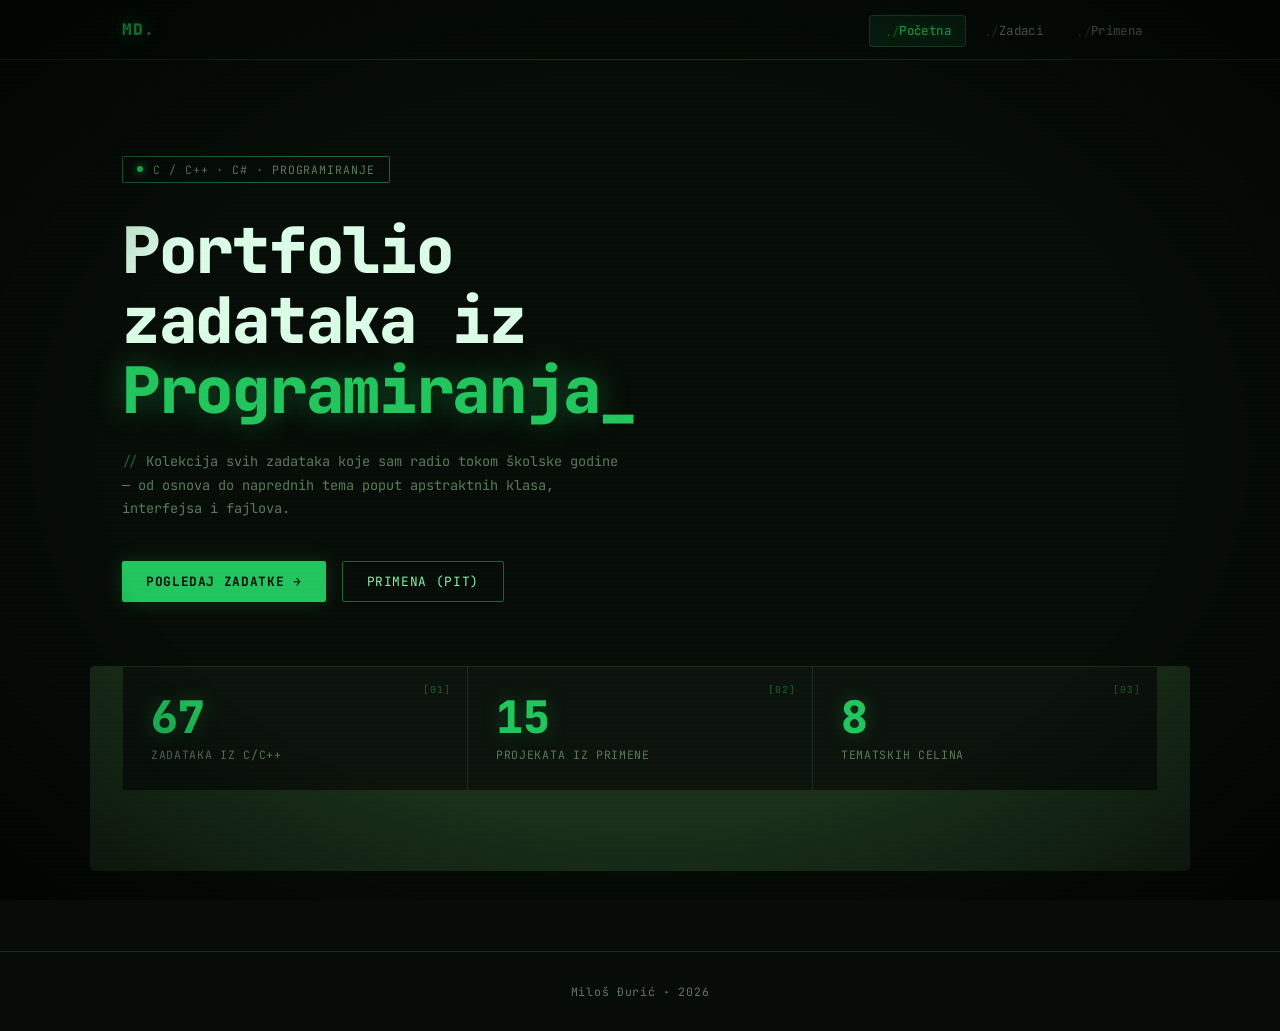
<file: index.html>
<!DOCTYPE html>
<html lang="sr">
<head>
    <meta charset="utf-8" />
    <meta name="viewport" content="width=device-width, initial-scale=1.0" />
    <title>Miloš Đurić — Programiranje</title>
    <link href="style.css" rel="stylesheet" />
</head>
<body>
    <header>
        <nav>
            <h1 class="logo">MD<span>.</span></h1>
            <ul class="navlink">
                <li><a href="index.html" class="active">Početna</a></li>
                <li><a href="zadaci.html">Zadaci</a></li>
                <li><a href="pit.html">Primena</a></li>
            </ul>
        </nav>
    </header>

    <section class="hero">
        <div class="hero-tag">C / C++ · C# · Programiranje</div>
        <h1>Portfolio<br/>zadataka iz<br/><em>Programiranja</em></h1>
        <p>Kolekcija svih zadataka koje sam radio tokom školske godine — od osnova do naprednih tema poput apstraktnih klasa, interfejsa i fajlova.</p>
        <div class="hero-actions">
            <a href="zadaci.html" class="btn-primary">Pogledaj zadatke →</a>
            <a href="pit.html" class="btn-secondary">Primena (PIT)</a>
        </div>
    </section>

    <section class="stats">
        <div class="stat-card" data-index="[01]">
            <div class="stat-num">67</div>
            <div class="stat-label">Zadataka iz C/C++</div>
        </div>
        <div class="stat-card" data-index="[02]">
            <div class="stat-num">15</div>
            <div class="stat-label">Projekata iz Primene</div>
        </div>
        <div class="stat-card" data-index="[03]">
            <div class="stat-num">8</div>
            <div class="stat-label">Tematskih celina</div>
        </div>
    </section>

    <footer>
        <p>Miloš Đurić <span>·</span> 2026</p>
    </footer>

    <script>
        document.querySelectorAll('.card').forEach((card, i) => {
            card.style.animationDelay = (i * 35) + 'ms';
        });
    </script>
</body>
</html>
</file>
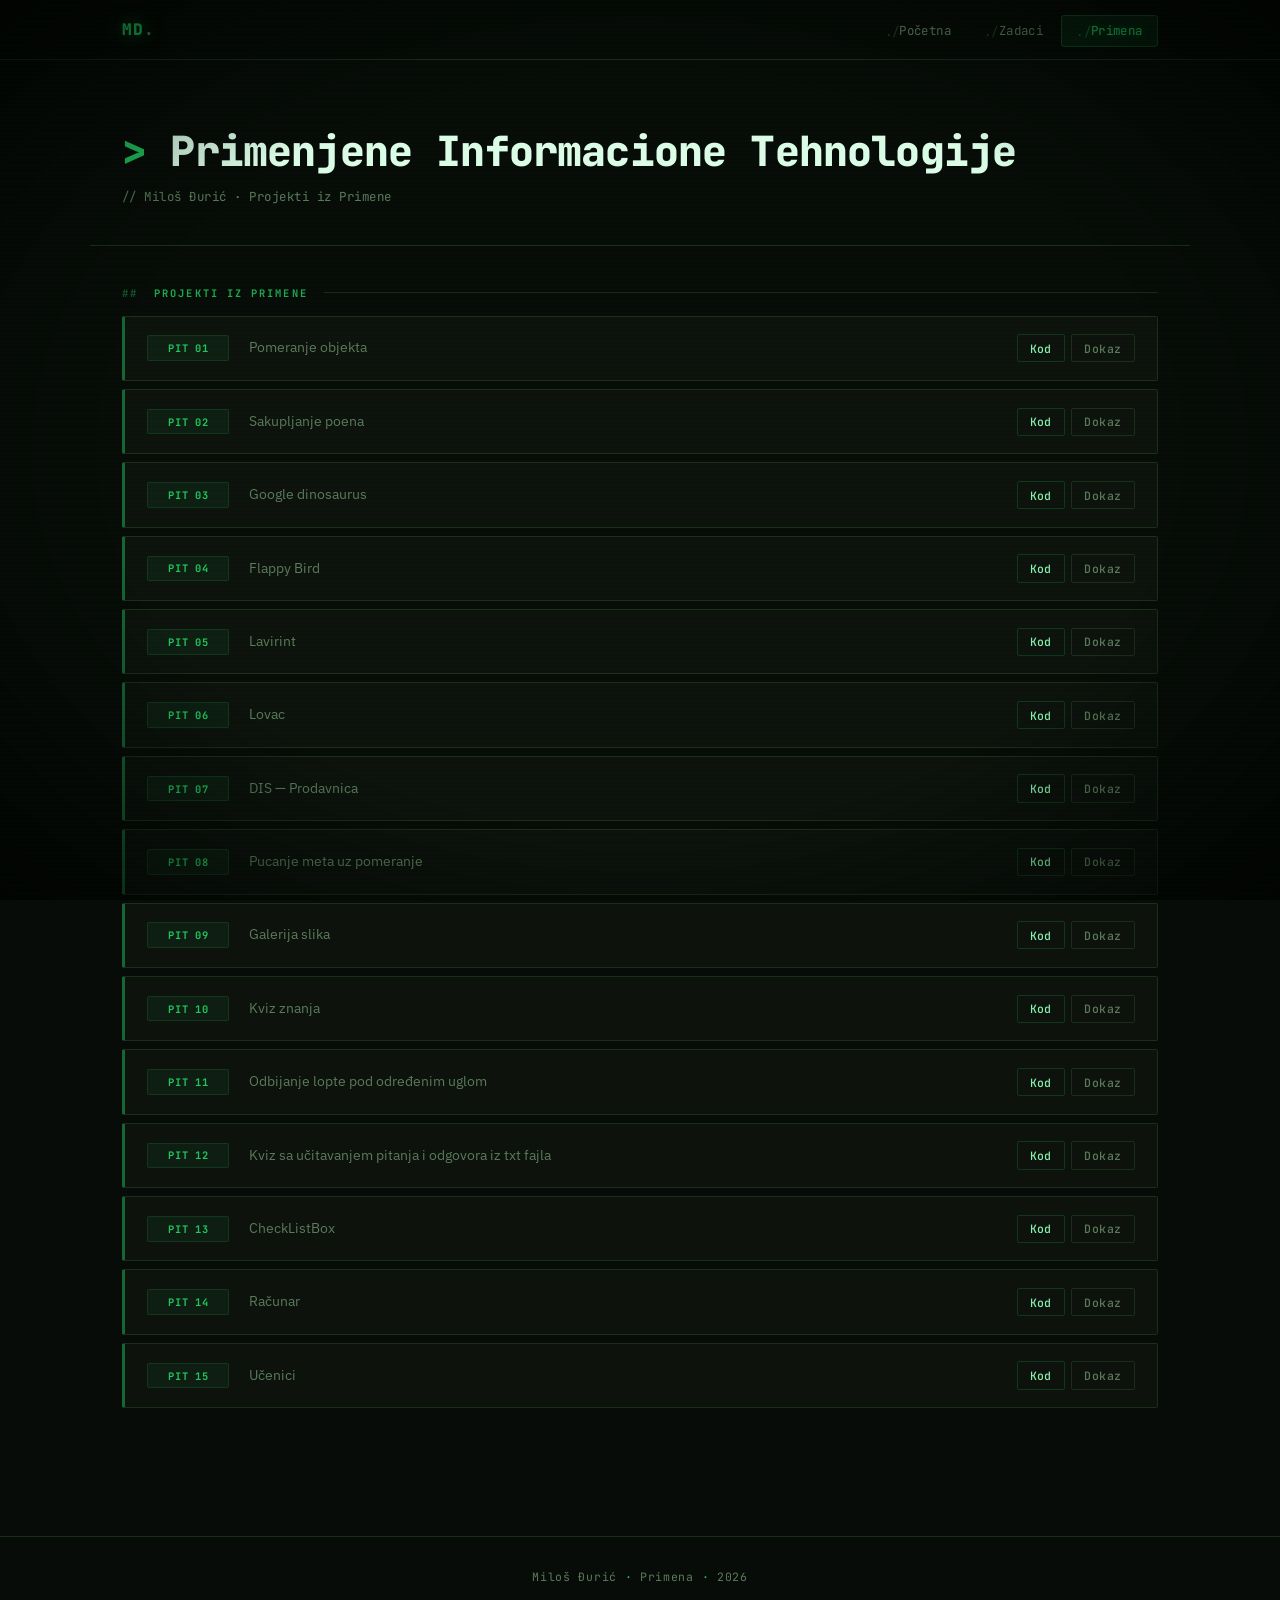
<file: pit.html>
<!DOCTYPE html>
<html lang="sr">
<head>
    <meta charset="utf-8" />
    <meta name="viewport" content="width=device-width, initial-scale=1.0" />
    <title>Primena — Miloš Đurić</title>
    <link href="style.css" rel="stylesheet" />
</head>
<body>
    <header>
        <nav>
            <h1 class="logo">MD<span>.</span></h1>
            <ul class="navlink">
                <li><a href="index.html">Početna</a></li>
                <li><a href="zadaci.html">Zadaci</a></li>
                <li><a href="pit.html" class="active">Primena</a></li>
            </ul>
        </nav>
    </header>

    <div class="page-header">
        <h1>Primenjene Informacione Tehnologije</h1>
        <p>// Miloš Đurić · Projekti iz Primene</p>
    </div>

    <div class="section">
        <div class="section-title">Projekti iz Primene</div>

        <div class="card">
            <div class="zad-label">PIT 01</div>
            <p>Pomeranje objekta</p>
            <div class="card-links">
                <a href="pit1.txt">Kod</a>
                <a href="pit1.png">Dokaz</a>
            </div>
        </div>

        <div class="card">
            <div class="zad-label">PIT 02</div>
            <p>Sakupljanje poena</p>
            <div class="card-links">
                <a href="pit2.txt">Kod</a>
                <a href="pit2.png">Dokaz</a>
            </div>
        </div>

        <div class="card">
            <div class="zad-label">PIT 03</div>
            <p>Google dinosaurus</p>
            <div class="card-links">
                <a href="pit3.txt">Kod</a>
                <a href="pit3.png">Dokaz</a>
            </div>
        </div>

        <div class="card">
            <div class="zad-label">PIT 04</div>
            <p>Flappy Bird</p>
            <div class="card-links">
                <a href="pit4.txt">Kod</a>
                <a href="pit4.png">Dokaz</a>
            </div>
        </div>

        <div class="card">
            <div class="zad-label">PIT 05</div>
            <p>Lavirint</p>
            <div class="card-links">
                <a href="pit5.txt">Kod</a>
                <a href="pit5.png">Dokaz</a>
            </div>
        </div>

        <div class="card">
            <div class="zad-label">PIT 06</div>
            <p>Lovac</p>
            <div class="card-links">
                <a href="pit6.txt">Kod</a>
                <a href="pit6.png">Dokaz</a>
            </div>
        </div>

        <div class="card">
            <div class="zad-label">PIT 07</div>
            <p>DIS — Prodavnica</p>
            <div class="card-links">
                <a href="pit7.txt">Kod</a>
                <a href="pit7.png">Dokaz</a>
            </div>
        </div>

        <div class="card">
            <div class="zad-label">PIT 08</div>
            <p>Pucanje meta uz pomeranje</p>
            <div class="card-links">
                <a href="pit8.txt">Kod</a>
                <a href="pit8.png">Dokaz</a>
            </div>
        </div>

        <div class="card">
            <div class="zad-label">PIT 09</div>
            <p>Galerija slika</p>
            <div class="card-links">
                <a href="pit9.txt">Kod</a>
                <a href="pit9.png">Dokaz</a>
            </div>
        </div>

        <div class="card">
            <div class="zad-label">PIT 10</div>
            <p>Kviz znanja</p>
            <div class="card-links">
                <a href="pit10.txt">Kod</a>
                <a href="pit10.png">Dokaz</a>
            </div>
        </div>

        <div class="card">
            <div class="zad-label">PIT 11</div>
            <p>Odbijanje lopte pod određenim uglom</p>
            <div class="card-links">
                <a href="pit11.txt">Kod</a>
                <a href="pit11.png">Dokaz</a>
            </div>
        </div>

        <div class="card">
            <div class="zad-label">PIT 12</div>
            <p>Kviz sa učitavanjem pitanja i odgovora iz txt fajla</p>
            <div class="card-links">
                <a href="pit12.txt">Kod</a>
                <a href="pit12.png">Dokaz</a>
            </div>
        </div>

        <div class="card">
            <div class="zad-label">PIT 13</div>
            <p>CheckListBox</p>
            <div class="card-links">
                <a href="pit13.txt">Kod</a>
                <a href="pit13.png">Dokaz</a>
            </div>
        </div>

        <div class="card">
            <div class="zad-label">PIT 14</div>
            <p>Računar</p>
            <div class="card-links">
                <a href="pit14.txt">Kod</a>
                <a href="pit14.png">Dokaz</a>
            </div>
        </div>

        <div class="card">
            <div class="zad-label">PIT 15</div>
            <p>Učenici</p>
            <div class="card-links">
                <a href="pit15.txt">Kod</a>
                <a href="pit15.png">Dokaz</a>
            </div>
        </div>
    </div>

    <footer>
        <p>Miloš Đurić <span>·</span> Primena <span>·</span> 2026</p>
    </footer>

    <script>
        document.querySelectorAll('.card').forEach((card, i) => {
            card.style.animationDelay = (i * 40) + 'ms';
        });
    </script>

    

</body>
</html>
</file>
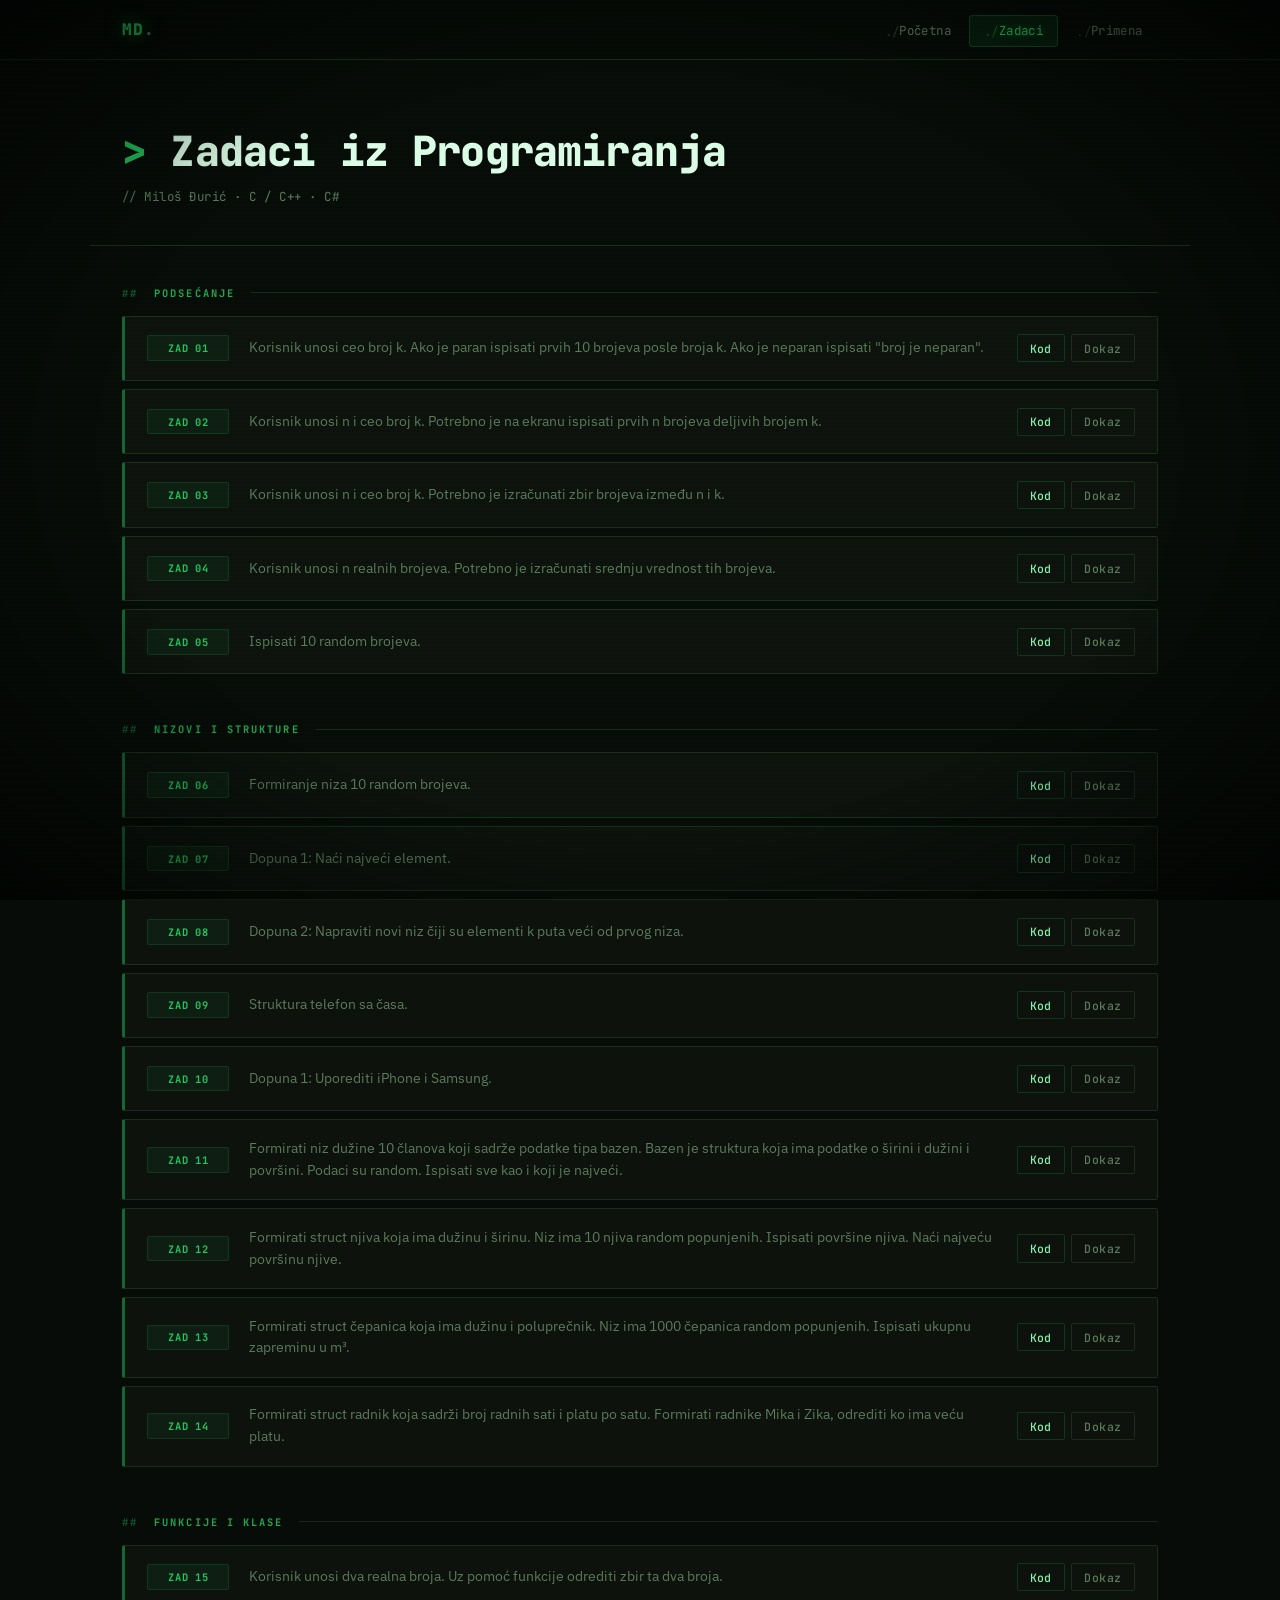
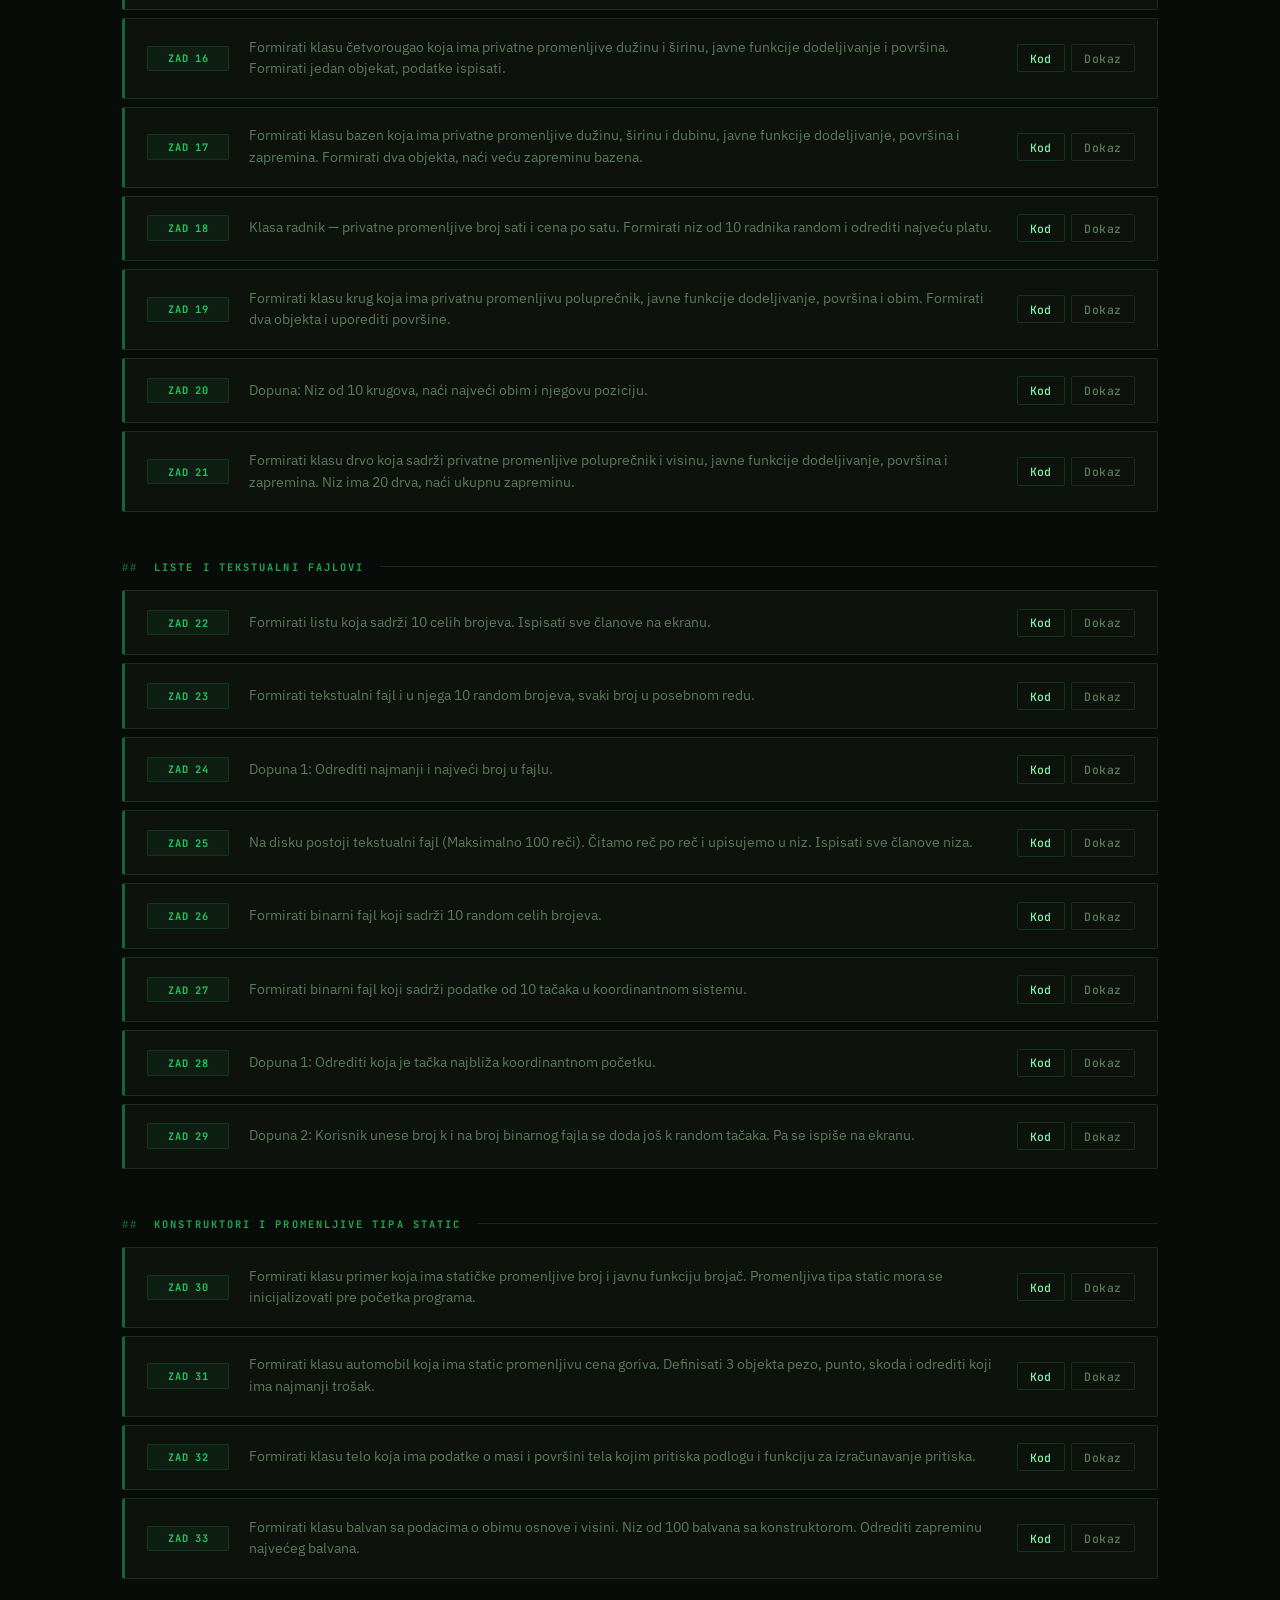
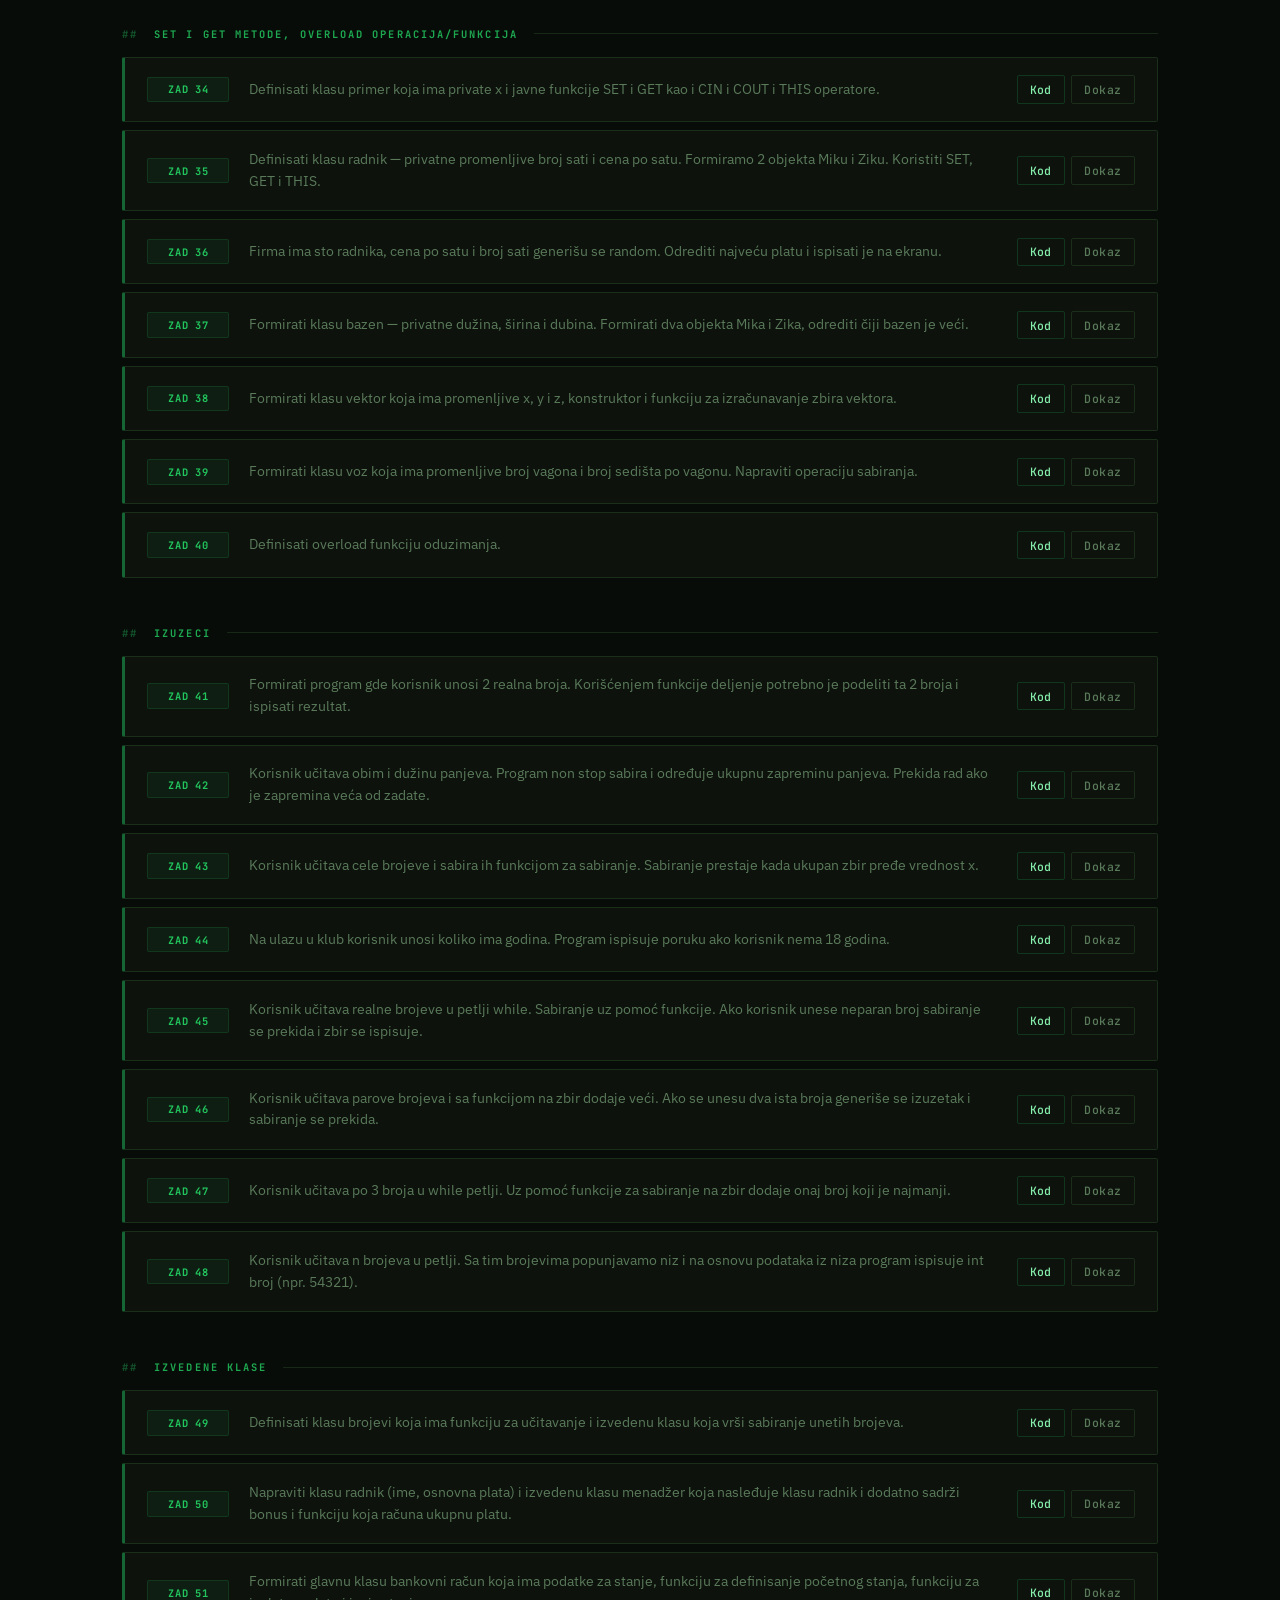
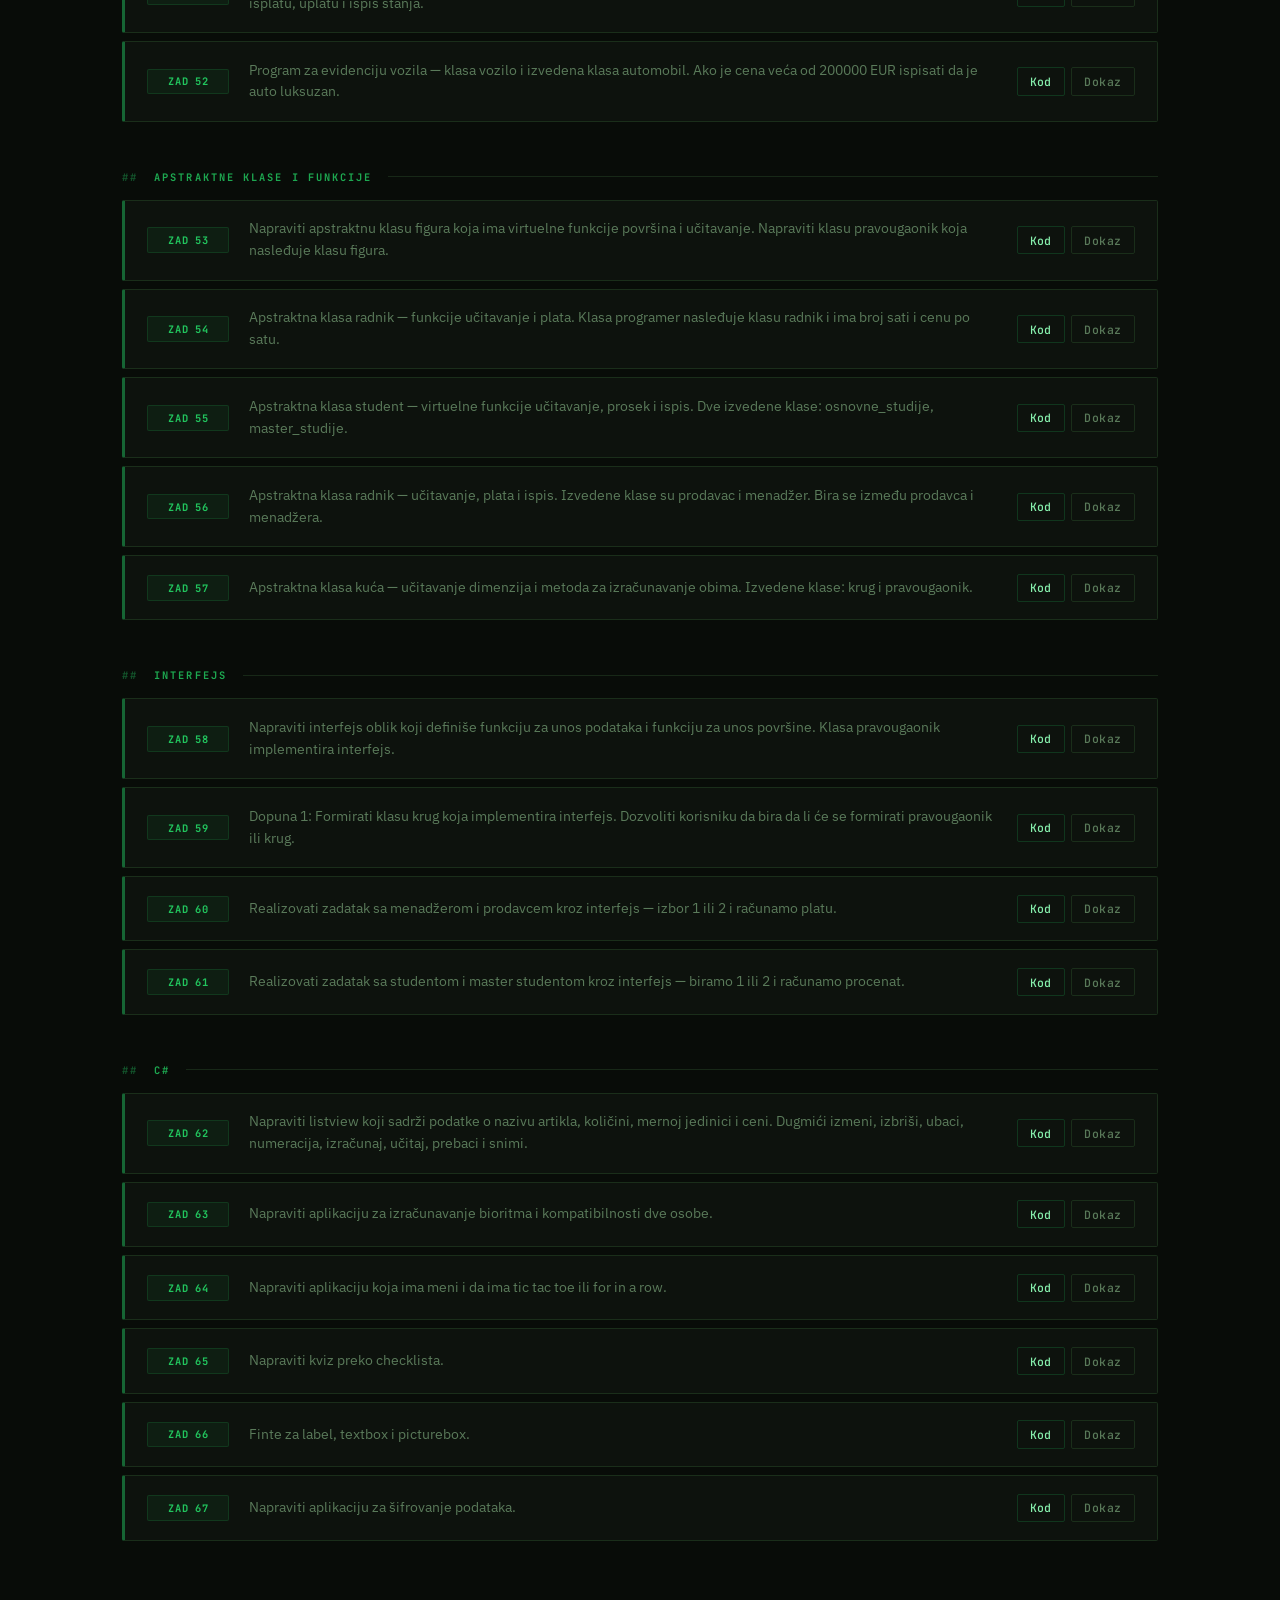
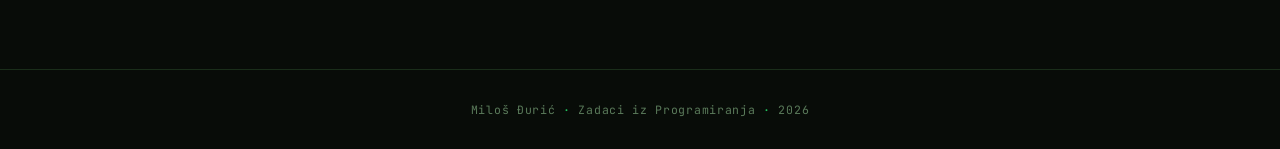
<file: zadaci.html>
<!DOCTYPE html>
<html lang="sr">
<head>
    <meta charset="utf-8" />
    <meta name="viewport" content="width=device-width, initial-scale=1.0" />
    <title>Zadaci — Miloš Đurić</title>
    <link href="style.css" rel="stylesheet" />
</head>
<body>
    <header>
        <nav>
            <h1 class="logo">MD<span>.</span></h1>
            <ul class="navlink">
                <li><a href="index.html">Početna</a></li>
                <li><a href="zadaci.html" class="active">Zadaci</a></li>
                <li><a href="pit.html">Primena</a></li>
            </ul>
        </nav>
    </header>

    <div class="page-header">
        <h1>Zadaci iz Programiranja</h1>
        <p>// Miloš Đurić · C / C++ · C#</p>
    </div>

    <!-- Podsećanje -->
    <div class="section">
        <div class="section-title">Podsećanje</div>

        <div class="card">
            <div class="zad-label">ZAD 01</div>
            <p>Korisnik unosi ceo broj k. Ako je paran ispisati prvih 10 brojeva posle broja k. Ako je neparan ispisati "broj je neparan".</p>
            <div class="card-links">
                <a href="zadatak1.txt">Kod</a>
                <a href="slika1.png">Dokaz</a>
            </div>
        </div>

        <div class="card">
            <div class="zad-label">ZAD 02</div>
            <p>Korisnik unosi n i ceo broj k. Potrebno je na ekranu ispisati prvih n brojeva deljivih brojem k.</p>
            <div class="card-links">
                <a href="zadatak2.txt">Kod</a>
                <a href="slika2.png">Dokaz</a>
            </div>
        </div>

        <div class="card">
            <div class="zad-label">ZAD 03</div>
            <p>Korisnik unosi n i ceo broj k. Potrebno je izračunati zbir brojeva između n i k.</p>
            <div class="card-links">
                <a href="zadatak3.txt">Kod</a>
                <a href="slika3.png">Dokaz</a>
            </div>
        </div>

        <div class="card">
            <div class="zad-label">ZAD 04</div>
            <p>Korisnik unosi n realnih brojeva. Potrebno je izračunati srednju vrednost tih brojeva.</p>
            <div class="card-links">
                <a href="zadatak4.txt">Kod</a>
                <a href="slika4.png">Dokaz</a>
            </div>
        </div>

        <div class="card">
            <div class="zad-label">ZAD 05</div>
            <p>Ispisati 10 random brojeva.</p>
            <div class="card-links">
                <a href="zadatak5.txt">Kod</a>
                <a href="slika5.png">Dokaz</a>
            </div>
        </div>
    </div>

    <!-- Nizovi i strukture -->
    <div class="section">
        <div class="section-title">Nizovi i Strukture</div>

        <div class="card">
            <div class="zad-label">ZAD 06</div>
            <p>Formiranje niza 10 random brojeva.</p>
            <div class="card-links">
                <a href="zadatak6.txt">Kod</a>
                <a href="slika6.png">Dokaz</a>
            </div>
        </div>

        <div class="card">
            <div class="zad-label">ZAD 07</div>
            <p>Dopuna 1: Naći najveći element.</p>
            <div class="card-links">
                <a href="zadatak7.txt">Kod</a>
                <a href="slika7.png">Dokaz</a>
            </div>
        </div>

        <div class="card">
            <div class="zad-label">ZAD 08</div>
            <p>Dopuna 2: Napraviti novi niz čiji su elementi k puta veći od prvog niza.</p>
            <div class="card-links">
                <a href="zadatak8.txt">Kod</a>
                <a href="slika8.png">Dokaz</a>
            </div>
        </div>

        <div class="card">
            <div class="zad-label">ZAD 09</div>
            <p>Struktura telefon sa časa.</p>
            <div class="card-links">
                <a href="zadatak9.txt">Kod</a>
                <a href="slika9.png">Dokaz</a>
            </div>
        </div>

        <div class="card">
            <div class="zad-label">ZAD 10</div>
            <p>Dopuna 1: Uporediti iPhone i Samsung.</p>
            <div class="card-links">
                <a href="zadatak10.txt">Kod</a>
                <a href="slika10.png">Dokaz</a>
            </div>
        </div>

        <div class="card">
            <div class="zad-label">ZAD 11</div>
            <p>Formirati niz dužine 10 članova koji sadrže podatke tipa bazen. Bazen je struktura koja ima podatke o širini i dužini i površini. Podaci su random. Ispisati sve kao i koji je najveći.</p>
            <div class="card-links">
                <a href="zadatak11.txt">Kod</a>
                <a href="slika11.png">Dokaz</a>
            </div>
        </div>

        <div class="card">
            <div class="zad-label">ZAD 12</div>
            <p>Formirati struct njiva koja ima dužinu i širinu. Niz ima 10 njiva random popunjenih. Ispisati površine njiva. Naći najveću površinu njive.</p>
            <div class="card-links">
                <a href="zadatak12.txt">Kod</a>
                <a href="slika12.png">Dokaz</a>
            </div>
        </div>

        <div class="card">
            <div class="zad-label">ZAD 13</div>
            <p>Formirati struct čepanica koja ima dužinu i poluprečnik. Niz ima 1000 čepanica random popunjenih. Ispisati ukupnu zapreminu u m³.</p>
            <div class="card-links">
                <a href="zadatak13.txt">Kod</a>
                <a href="slika13.png">Dokaz</a>
            </div>
        </div>

        <div class="card">
            <div class="zad-label">ZAD 14</div>
            <p>Formirati struct radnik koja sadrži broj radnih sati i platu po satu. Formirati radnike Mika i Zika, odrediti ko ima veću platu.</p>
            <div class="card-links">
                <a href="zadatak14.txt">Kod</a>
                <a href="slika14.png">Dokaz</a>
            </div>
        </div>
    </div>

    <!-- Funkcije i klase -->
    <div class="section">
        <div class="section-title">Funkcije i Klase</div>

        <div class="card">
            <div class="zad-label">ZAD 15</div>
            <p>Korisnik unosi dva realna broja. Uz pomoć funkcije odrediti zbir ta dva broja.</p>
            <div class="card-links">
                <a href="zadatak15.txt">Kod</a>
                <a href="slika15.png">Dokaz</a>
            </div>
        </div>

        <div class="card">
            <div class="zad-label">ZAD 16</div>
            <p>Formirati klasu četvorougao koja ima privatne promenljive dužinu i širinu, javne funkcije dodeljivanje i površina. Formirati jedan objekat, podatke ispisati.</p>
            <div class="card-links">
                <a href="zadatak16.txt">Kod</a>
                <a href="slika16.png">Dokaz</a>
            </div>
        </div>

        <div class="card">
            <div class="zad-label">ZAD 17</div>
            <p>Formirati klasu bazen koja ima privatne promenljive dužinu, širinu i dubinu, javne funkcije dodeljivanje, površina i zapremina. Formirati dva objekta, naći veću zapreminu bazena.</p>
            <div class="card-links">
                <a href="zadatak17.txt">Kod</a>
                <a href="slika17.png">Dokaz</a>
            </div>
        </div>

        <div class="card">
            <div class="zad-label">ZAD 18</div>
            <p>Klasa radnik — privatne promenljive broj sati i cena po satu. Formirati niz od 10 radnika random i odrediti najveću platu.</p>
            <div class="card-links">
                <a href="zadatak18.txt">Kod</a>
                <a href="slika18.png">Dokaz</a>
            </div>
        </div>

        <div class="card">
            <div class="zad-label">ZAD 19</div>
            <p>Formirati klasu krug koja ima privatnu promenljivu poluprečnik, javne funkcije dodeljivanje, površina i obim. Formirati dva objekta i uporediti površine.</p>
            <div class="card-links">
                <a href="zadatak19.txt">Kod</a>
                <a href="slika19.png">Dokaz</a>
            </div>
        </div>

        <div class="card">
            <div class="zad-label">ZAD 20</div>
            <p>Dopuna: Niz od 10 krugova, naći najveći obim i njegovu poziciju.</p>
            <div class="card-links">
                <a href="zadatak20.txt">Kod</a>
                <a href="slika20.png">Dokaz</a>
            </div>
        </div>

        <div class="card">
            <div class="zad-label">ZAD 21</div>
            <p>Formirati klasu drvo koja sadrži privatne promenljive poluprečnik i visinu, javne funkcije dodeljivanje, površina i zapremina. Niz ima 20 drva, naći ukupnu zapreminu.</p>
            <div class="card-links">
                <a href="zadatak21.txt">Kod</a>
                <a href="slika21.png">Dokaz</a>
            </div>
        </div>
    </div>

    <!-- Liste i tekstualni fajlovi -->
    <div class="section">
        <div class="section-title">Liste i Tekstualni Fajlovi</div>

        <div class="card">
            <div class="zad-label">ZAD 22</div>
            <p>Formirati listu koja sadrži 10 celih brojeva. Ispisati sve članove na ekranu.</p>
            <div class="card-links">
                <a href="zadatak22.txt">Kod</a>
                <a href="slika22.png">Dokaz</a>
            </div>
        </div>

        <div class="card">
            <div class="zad-label">ZAD 23</div>
            <p>Formirati tekstualni fajl i u njega 10 random brojeva, svaki broj u posebnom redu.</p>
            <div class="card-links">
                <a href="zadatak23.txt">Kod</a>
                <a href="slika23.png">Dokaz</a>
            </div>
        </div>

        <div class="card">
            <div class="zad-label">ZAD 24</div>
            <p>Dopuna 1: Odrediti najmanji i najveći broj u fajlu.</p>
            <div class="card-links">
                <a href="zadatak24.txt">Kod</a>
                <a href="slika24.png">Dokaz</a>
            </div>
        </div>

        <div class="card">
            <div class="zad-label">ZAD 25</div>
            <p>Na disku postoji tekstualni fajl (Maksimalno 100 reči). Čitamo reč po reč i upisujemo u niz. Ispisati sve članove niza.</p>
            <div class="card-links">
                <a href="zadatak25.txt">Kod</a>
                <a href="slika25.png">Dokaz</a>
            </div>
        </div>

        <div class="card">
            <div class="zad-label">ZAD 26</div>
            <p>Formirati binarni fajl koji sadrži 10 random celih brojeva.</p>
            <div class="card-links">
                <a href="zadatak26.txt">Kod</a>
                <a href="slika26.png">Dokaz</a>
            </div>
        </div>

        <div class="card">
            <div class="zad-label">ZAD 27</div>
            <p>Formirati binarni fajl koji sadrži podatke od 10 tačaka u koordinantnom sistemu.</p>
            <div class="card-links">
                <a href="zadatak27.txt">Kod</a>
                <a href="slika27.png">Dokaz</a>
            </div>
        </div>

        <div class="card">
            <div class="zad-label">ZAD 28</div>
            <p>Dopuna 1: Odrediti koja je tačka najbliža koordinantnom početku.</p>
            <div class="card-links">
                <a href="zadatak28.txt">Kod</a>
                <a href="slika28.png">Dokaz</a>
            </div>
        </div>

        <div class="card">
            <div class="zad-label">ZAD 29</div>
            <p>Dopuna 2: Korisnik unese broj k i na broj binarnog fajla se doda još k random tačaka. Pa se ispiše na ekranu.</p>
            <div class="card-links">
                <a href="zadatak29.txt">Kod</a>
                <a href="slika29.png">Dokaz</a>
            </div>
        </div>
    </div>

    <!-- Konstruktori i static -->
    <div class="section">
        <div class="section-title">Konstruktori i Promenljive tipa Static</div>

        <div class="card">
            <div class="zad-label">ZAD 30</div>
            <p>Formirati klasu primer koja ima statičke promenljive broj i javnu funkciju brojač. Promenljiva tipa static mora se inicijalizovati pre početka programa.</p>
            <div class="card-links">
                <a href="zadatak30.txt">Kod</a>
                <a href="slika30.png">Dokaz</a>
            </div>
        </div>

        <div class="card">
            <div class="zad-label">ZAD 31</div>
            <p>Formirati klasu automobil koja ima static promenljivu cena goriva. Definisati 3 objekta pezo, punto, skoda i odrediti koji ima najmanji trošak.</p>
            <div class="card-links">
                <a href="zadatak31.txt">Kod</a>
                <a href="slika31.png">Dokaz</a>
            </div>
        </div>

        <div class="card">
            <div class="zad-label">ZAD 32</div>
            <p>Formirati klasu telo koja ima podatke o masi i površini tela kojim pritiska podlogu i funkciju za izračunavanje pritiska.</p>
            <div class="card-links">
                <a href="zadatak32.txt">Kod</a>
                <a href="slika32.png">Dokaz</a>
            </div>
        </div>

        <div class="card">
            <div class="zad-label">ZAD 33</div>
            <p>Formirati klasu balvan sa podacima o obimu osnove i visini. Niz od 100 balvana sa konstruktorom. Odrediti zapreminu najvećeg balvana.</p>
            <div class="card-links">
                <a href="zadatak33.txt">Kod</a>
                <a href="slika33.png">Dokaz</a>
            </div>
        </div>
    </div>

    <!-- Set, Get, Overload -->
    <div class="section">
        <div class="section-title">Set i Get metode, Overload Operacija/Funkcija</div>

        <div class="card">
            <div class="zad-label">ZAD 34</div>
            <p>Definisati klasu primer koja ima private x i javne funkcije SET i GET kao i CIN i COUT i THIS operatore.</p>
            <div class="card-links">
                <a href="zadatak34.txt">Kod</a>
                <a href="slika34.png">Dokaz</a>
            </div>
        </div>

        <div class="card">
            <div class="zad-label">ZAD 35</div>
            <p>Definisati klasu radnik — privatne promenljive broj sati i cena po satu. Formiramo 2 objekta Miku i Ziku. Koristiti SET, GET i THIS.</p>
            <div class="card-links">
                <a href="zadatak35.txt">Kod</a>
                <a href="slika35.png">Dokaz</a>
            </div>
        </div>

        <div class="card">
            <div class="zad-label">ZAD 36</div>
            <p>Firma ima sto radnika, cena po satu i broj sati generišu se random. Odrediti najveću platu i ispisati je na ekranu.</p>
            <div class="card-links">
                <a href="zadatak36.txt">Kod</a>
                <a href="slika36.png">Dokaz</a>
            </div>
        </div>

        <div class="card">
            <div class="zad-label">ZAD 37</div>
            <p>Formirati klasu bazen — privatne dužina, širina i dubina. Formirati dva objekta Mika i Zika, odrediti čiji bazen je veći.</p>
            <div class="card-links">
                <a href="zadatak37.txt">Kod</a>
                <a href="slika37.png">Dokaz</a>
            </div>
        </div>

        <div class="card">
            <div class="zad-label">ZAD 38</div>
            <p>Formirati klasu vektor koja ima promenljive x, y i z, konstruktor i funkciju za izračunavanje zbira vektora.</p>
            <div class="card-links">
                <a href="zadatak38.txt">Kod</a>
                <a href="slika38.png">Dokaz</a>
            </div>
        </div>

        <div class="card">
            <div class="zad-label">ZAD 39</div>
            <p>Formirati klasu voz koja ima promenljive broj vagona i broj sedišta po vagonu. Napraviti operaciju sabiranja.</p>
            <div class="card-links">
                <a href="zadatak39.txt">Kod</a>
                <a href="slika39.png">Dokaz</a>
            </div>
        </div>

        <div class="card">
            <div class="zad-label">ZAD 40</div>
            <p>Definisati overload funkciju oduzimanja.</p>
            <div class="card-links">
                <a href="zadatak40.txt">Kod</a>
                <a href="slika40.png">Dokaz</a>
            </div>
        </div>
    </div>

    <!-- Izuzeci -->
    <div class="section">
        <div class="section-title">Izuzeci</div>

        <div class="card">
            <div class="zad-label">ZAD 41</div>
            <p>Formirati program gde korisnik unosi 2 realna broja. Korišćenjem funkcije deljenje potrebno je podeliti ta 2 broja i ispisati rezultat.</p>
            <div class="card-links">
                <a href="zadatak41.txt">Kod</a>
                <a href="slika41.png">Dokaz</a>
            </div>
        </div>

        <div class="card">
            <div class="zad-label">ZAD 42</div>
            <p>Korisnik učitava obim i dužinu panjeva. Program non stop sabira i određuje ukupnu zapreminu panjeva. Prekida rad ako je zapremina veća od zadate.</p>
            <div class="card-links">
                <a href="zadatak42.txt">Kod</a>
                <a href="slika42.png">Dokaz</a>
            </div>
        </div>

        <div class="card">
            <div class="zad-label">ZAD 43</div>
            <p>Korisnik učitava cele brojeve i sabira ih funkcijom za sabiranje. Sabiranje prestaje kada ukupan zbir pređe vrednost x.</p>
            <div class="card-links">
                <a href="zadatak43.txt">Kod</a>
                <a href="slika43.png">Dokaz</a>
            </div>
        </div>

        <div class="card">
            <div class="zad-label">ZAD 44</div>
            <p>Na ulazu u klub korisnik unosi koliko ima godina. Program ispisuje poruku ako korisnik nema 18 godina.</p>
            <div class="card-links">
                <a href="zadatak44.txt">Kod</a>
                <a href="slika44.png">Dokaz</a>
            </div>
        </div>

        <div class="card">
            <div class="zad-label">ZAD 45</div>
            <p>Korisnik učitava realne brojeve u petlji while. Sabiranje uz pomoć funkcije. Ako korisnik unese neparan broj sabiranje se prekida i zbir se ispisuje.</p>
            <div class="card-links">
                <a href="zadatak45.txt">Kod</a>
                <a href="slika45.png">Dokaz</a>
            </div>
        </div>

        <div class="card">
            <div class="zad-label">ZAD 46</div>
            <p>Korisnik učitava parove brojeva i sa funkcijom na zbir dodaje veći. Ako se unesu dva ista broja generiše se izuzetak i sabiranje se prekida.</p>
            <div class="card-links">
                <a href="zadatak46.txt">Kod</a>
                <a href="slika46.png">Dokaz</a>
            </div>
        </div>

        <div class="card">
            <div class="zad-label">ZAD 47</div>
            <p>Korisnik učitava po 3 broja u while petlji. Uz pomoć funkcije za sabiranje na zbir dodaje onaj broj koji je najmanji.</p>
            <div class="card-links">
                <a href="zadatak47.txt">Kod</a>
                <a href="slika47.png">Dokaz</a>
            </div>
        </div>

        <div class="card">
            <div class="zad-label">ZAD 48</div>
            <p>Korisnik učitava n brojeva u petlji. Sa tim brojevima popunjavamo niz i na osnovu podataka iz niza program ispisuje int broj (npr. 54321).</p>
            <div class="card-links">
                <a href="zadatak48.txt">Kod</a>
                <a href="slika48.png">Dokaz</a>
            </div>
        </div>
    </div>

    <!-- Izvedene klase -->
    <div class="section">
        <div class="section-title">Izvedene Klase</div>

        <div class="card">
            <div class="zad-label">ZAD 49</div>
            <p>Definisati klasu brojevi koja ima funkciju za učitavanje i izvedenu klasu koja vrši sabiranje unetih brojeva.</p>
            <div class="card-links">
                <a href="zadatak49.txt">Kod</a>
                <a href="slika49.png">Dokaz</a>
            </div>
        </div>

        <div class="card">
            <div class="zad-label">ZAD 50</div>
            <p>Napraviti klasu radnik (ime, osnovna plata) i izvedenu klasu menadžer koja nasleđuje klasu radnik i dodatno sadrži bonus i funkciju koja računa ukupnu platu.</p>
            <div class="card-links">
                <a href="zadatak50.txt">Kod</a>
                <a href="slika50.png">Dokaz</a>
            </div>
        </div>

        <div class="card">
            <div class="zad-label">ZAD 51</div>
            <p>Formirati glavnu klasu bankovni račun koja ima podatke za stanje, funkciju za definisanje početnog stanja, funkciju za isplatu, uplatu i ispis stanja.</p>
            <div class="card-links">
                <a href="zadatak51.txt">Kod</a>
                <a href="slika51.png">Dokaz</a>
            </div>
        </div>

        <div class="card">
            <div class="zad-label">ZAD 52</div>
            <p>Program za evidenciju vozila — klasa vozilo i izvedena klasa automobil. Ako je cena veća od 200000 EUR ispisati da je auto luksuzan.</p>
            <div class="card-links">
                <a href="zadatak52.txt">Kod</a>
                <a href="slika52.png">Dokaz</a>
            </div>
        </div>
    </div>

    <!-- Apstraktne klase -->
    <div class="section">
        <div class="section-title">Apstraktne Klase i Funkcije</div>

        <div class="card">
            <div class="zad-label">ZAD 53</div>
            <p>Napraviti apstraktnu klasu figura koja ima virtuelne funkcije površina i učitavanje. Napraviti klasu pravougaonik koja nasleđuje klasu figura.</p>
            <div class="card-links">
                <a href="zadatak53.txt">Kod</a>
                <a href="slika53.png">Dokaz</a>
            </div>
        </div>

        <div class="card">
            <div class="zad-label">ZAD 54</div>
            <p>Apstraktna klasa radnik — funkcije učitavanje i plata. Klasa programer nasleđuje klasu radnik i ima broj sati i cenu po satu.</p>
            <div class="card-links">
                <a href="zadatak54.txt">Kod</a>
                <a href="slika54.png">Dokaz</a>
            </div>
        </div>

        <div class="card">
            <div class="zad-label">ZAD 55</div>
            <p>Apstraktna klasa student — virtuelne funkcije učitavanje, prosek i ispis. Dve izvedene klase: osnovne_studije, master_studije.</p>
            <div class="card-links">
                <a href="zadatak55.txt">Kod</a>
                <a href="slika55.png">Dokaz</a>
            </div>
        </div>

        <div class="card">
            <div class="zad-label">ZAD 56</div>
            <p>Apstraktna klasa radnik — učitavanje, plata i ispis. Izvedene klase su prodavac i menadžer. Bira se između prodavca i menadžera.</p>
            <div class="card-links">
                <a href="zadatak56.txt">Kod</a>
                <a href="slika56.png">Dokaz</a>
            </div>
        </div>

        <div class="card">
            <div class="zad-label">ZAD 57</div>
            <p>Apstraktna klasa kuća — učitavanje dimenzija i metoda za izračunavanje obima. Izvedene klase: krug i pravougaonik.</p>
            <div class="card-links">
                <a href="zadatak57.txt">Kod</a>
                <a href="slika57.png">Dokaz</a>
            </div>
        </div>
    </div>

    <!-- Interfejs -->
    <div class="section">
        <div class="section-title">Interfejs</div>

        <div class="card">
            <div class="zad-label">ZAD 58</div>
            <p>Napraviti interfejs oblik koji definiše funkciju za unos podataka i funkciju za unos površine. Klasa pravougaonik implementira interfejs.</p>
            <div class="card-links">
                <a href="zadatak58.txt">Kod</a>
                <a href="slika58.png">Dokaz</a>
            </div>
        </div>

        <div class="card">
            <div class="zad-label">ZAD 59</div>
            <p>Dopuna 1: Formirati klasu krug koja implementira interfejs. Dozvoliti korisniku da bira da li će se formirati pravougaonik ili krug.</p>
            <div class="card-links">
                <a href="zadatak59.txt">Kod</a>
                <a href="slika59.png">Dokaz</a>
            </div>
        </div>

        <div class="card">
            <div class="zad-label">ZAD 60</div>
            <p>Realizovati zadatak sa menadžerom i prodavcem kroz interfejs — izbor 1 ili 2 i računamo platu.</p>
            <div class="card-links">
                <a href="zadatak60.txt">Kod</a>
                <a href="slika60.png">Dokaz</a>
            </div>
        </div>

        <div class="card">
            <div class="zad-label">ZAD 61</div>
            <p>Realizovati zadatak sa studentom i master studentom kroz interfejs — biramo 1 ili 2 i računamo procenat.</p>
            <div class="card-links">
                <a href="zadatak61.txt">Kod</a>
                <a href="slika61.png">Dokaz</a>
            </div>
        </div>
    </div>

    <!-- C# -->
    <div class="section">
        <div class="section-title">C#</div>

        <div class="card">
            <div class="zad-label">ZAD 62</div>
            <p>Napraviti listview koji sadrži podatke o nazivu artikla, količini, mernoj jedinici i ceni. Dugmići izmeni, izbriši, ubaci, numeracija, izračunaj, učitaj, prebaci i snimi.</p>
            <div class="card-links">
                <a href="zadatak62.txt">Kod</a>
                <a href="slika62.png">Dokaz</a>
            </div>
        </div>

        <div class="card">
            <div class="zad-label">ZAD 63</div>
            <p>Napraviti aplikaciju za izračunavanje bioritma i kompatibilnosti dve osobe.</p>
            <div class="card-links">
                <a href="zadatak63.txt">Kod</a>
                <a href="slika63.png">Dokaz</a>
            </div>
        </div>

        <div class="card">
            <div class="zad-label">ZAD 64</div>
            <p>Napraviti aplikaciju koja ima meni i da ima tic tac toe ili for in a row.</p>
            <div class="card-links">
                <a href="zadatak64.txt">Kod</a>
                <a href="slika64.png">Dokaz</a>
            </div>
        </div>

        <div class="card">
            <div class="zad-label">ZAD 65</div>
            <p>Napraviti kviz preko checklista.</p>
            <div class="card-links">
                <a href="zadatak65.txt">Kod</a>
                <a href="slika65.png">Dokaz</a>
            </div>
        </div>

        <div class="card">
            <div class="zad-label">ZAD 66</div>
            <p>Finte za label, textbox i picturebox.</p>
            <div class="card-links">
                <a href="zadatak66.txt">Kod</a>
                <a href="slika66.png">Dokaz</a>
            </div>
        </div>

        <div class="card">
            <div class="zad-label">ZAD 67</div>
            <p>Napraviti aplikaciju za šifrovanje podataka.</p>
            <div class="card-links">
                <a href="zadatak67.txt">Kod</a>
                <a href="slika67.png">Dokaz</a>
            </div>
        </div>
    </div>

    <footer>
        <p>Miloš Đurić <span>·</span> Zadaci iz Programiranja <span>·</span> 2026</p>
    </footer>



</body>
</html>
</file>
<file: style.css>
@import url('https://fonts.googleapis.com/css2?family=JetBrains+Mono:wght@300;400;500;700;800&family=IBM+Plex+Sans:wght@300;400;500;600&display=swap');

:root {
    --bg:      #080c08;
    --bg2:     #0d120d;
    --bg3:     #111811;
    --bg4:     #162016;
    --green:   #22c55e;
    --green2:  #4ade80;
    --green3:  #86efac;
    --dim:     #166534;
    --text:    #dcfce7;
    --muted:   #5a7a5a;
    --border:  #1a2e1a;
    --header-h: 60px;
    --scan: rgba(0,255,70,0.012);
}

*, *::before, *::after {
    margin: 0; padding: 0; box-sizing: border-box;
}

html { scroll-behavior: smooth; }

body {
    font-family: 'IBM Plex Sans', sans-serif;
    background: var(--bg);
    color: var(--text);
    min-height: 100vh;
    overflow-x: hidden;
    cursor: crosshair;
}

/* Scanline overlay */
body::before {
    content: '';
    position: fixed;
    inset: 0;
    background: repeating-linear-gradient(
        0deg,
        transparent,
        transparent 2px,
        var(--scan) 2px,
        var(--scan) 4px
    );
    pointer-events: none;
    z-index: 9999;
    animation: scanroll 12s linear infinite;
}

@keyframes scanroll {
    0%   { background-position: 0 0; }
    100% { background-position: 0 400px; }
}

/* Subtle vignette */
body::after {
    content: '';
    position: fixed;
    inset: 0;
    background: radial-gradient(ellipse at center, transparent 60%, rgba(0,0,0,0.7) 100%);
    pointer-events: none;
    z-index: 9998;
}

/* ── HEADER ─────────────────────────────────── */
header {
    position: sticky;
    top: 0;
    z-index: 200;
    height: var(--header-h);
    background: rgba(8,12,8,0.92);
    backdrop-filter: blur(12px);
    border-bottom: 1px solid var(--border);
}

nav {
    max-width: 1100px;
    margin: 0 auto;
    padding: 0 2rem;
    height: 100%;
    display: flex;
    align-items: center;
    justify-content: space-between;
}

.logo {
    font-family: 'JetBrains Mono', monospace;
    font-size: 1rem;
    font-weight: 800;
    color: var(--green);
    letter-spacing: 0.05em;
    text-shadow: 0 0 18px rgba(34,197,94,0.6);
}

.logo span { color: var(--muted); }

.navlink {
    list-style: none;
    display: flex;
    gap: 0.15rem;
}

.navlink li a {
    text-decoration: none;
    color: var(--muted);
    font-family: 'JetBrains Mono', monospace;
    font-size: 0.78rem;
    font-weight: 400;
    padding: 0.4rem 0.9rem;
    border-radius: 3px;
    transition: all 0.15s;
    letter-spacing: 0.03em;
    border: 1px solid transparent;
}

.navlink li a::before { content: './'; opacity: 0.4; }

.navlink li a:hover {
    color: var(--green2);
    background: rgba(34,197,94,0.06);
    border-color: var(--border);
}

.navlink li a.active {
    color: var(--green);
    background: rgba(34,197,94,0.1);
    border-color: rgba(34,197,94,0.25);
    text-shadow: 0 0 10px rgba(34,197,94,0.4);
}

/* ── HERO ────────────────────────────────────── */
.hero {
    position: relative;
    z-index: 1;
    max-width: 1100px;
    margin: 0 auto;
    padding: 6rem 2rem 4rem;
}

.hero-tag {
    display: inline-flex;
    align-items: center;
    gap: 0.6rem;
    background: transparent;
    border: 1px solid var(--dim);
    border-radius: 2px;
    padding: 0.3rem 0.9rem;
    font-family: 'JetBrains Mono', monospace;
    font-size: 0.72rem;
    color: var(--muted);
    margin-bottom: 2rem;
    letter-spacing: 0.08em;
    text-transform: uppercase;
}

.hero-tag::before {
    content: '';
    width: 6px; height: 6px;
    border-radius: 50%;
    background: var(--green);
    box-shadow: 0 0 8px var(--green);
    animation: blink 1.2s step-end infinite;
}

@keyframes blink {
    0%, 100% { opacity: 1; }
    50%       { opacity: 0; }
}

.hero h1 {
    font-family: 'JetBrains Mono', monospace;
    font-size: clamp(2rem, 5vw, 4rem);
    font-weight: 800;
    line-height: 1.1;
    letter-spacing: -0.02em;
    margin-bottom: 1.5rem;
    color: var(--text);
}

.hero h1 em {
    font-style: normal;
    color: var(--green);
    text-shadow: 0 0 30px rgba(34,197,94,0.4);
}

/* Typing cursor after h1 */
.hero h1::after {
    content: '_';
    color: var(--green);
    animation: blink 1s step-end infinite;
}

.hero p {
    color: var(--muted);
    font-size: 1rem;
    line-height: 1.75;
    max-width: 500px;
    margin-bottom: 2.5rem;
    font-family: 'JetBrains Mono', monospace;
    font-size: 0.85rem;
}

.hero p::before {
    content: '// ';
    color: var(--dim);
}

.hero-actions {
    display: flex;
    gap: 1rem;
    flex-wrap: wrap;
}

.btn-primary {
    display: inline-flex;
    align-items: center;
    gap: 0.5rem;
    padding: 0.7rem 1.5rem;
    background: var(--green);
    color: #060906;
    text-decoration: none;
    border-radius: 2px;
    font-family: 'JetBrains Mono', monospace;
    font-weight: 700;
    font-size: 0.8rem;
    letter-spacing: 0.05em;
    text-transform: uppercase;
    transition: all 0.15s;
    box-shadow: 0 0 20px rgba(34,197,94,0.2);
}

.btn-primary:hover {
    background: var(--green2);
    box-shadow: 0 0 35px rgba(34,197,94,0.5);
    transform: translateY(-1px);
}

.btn-secondary {
    display: inline-flex;
    align-items: center;
    gap: 0.5rem;
    padding: 0.7rem 1.5rem;
    background: transparent;
    color: var(--green3);
    text-decoration: none;
    border-radius: 2px;
    font-family: 'JetBrains Mono', monospace;
    font-weight: 400;
    font-size: 0.8rem;
    letter-spacing: 0.05em;
    text-transform: uppercase;
    border: 1px solid var(--dim);
    transition: all 0.15s;
}

.btn-secondary:hover {
    border-color: var(--green);
    color: var(--green);
    background: rgba(34,197,94,0.05);
}

/* ── STATS ───────────────────────────────────── */
.stats {
    position: relative;
    z-index: 1;
    max-width: 1100px;
    margin: 0 auto;
    padding: 0 2rem 5rem;
    display: grid;
    grid-template-columns: repeat(3, 1fr);
    gap: 1px;
    border: 1px solid var(--border);
    border-radius: 4px;
    overflow: hidden;
    background: var(--border);
}

.stat-card {
    background: var(--bg2);
    padding: 1.75rem;
    transition: background 0.2s;
    position: relative;
}

.stat-card::before {
    content: attr(data-index);
    position: absolute;
    top: 1rem; right: 1rem;
    font-family: 'JetBrains Mono', monospace;
    font-size: 0.6rem;
    color: var(--dim);
    letter-spacing: 0.1em;
}

.stat-card:hover { background: var(--bg3); }

.stat-num {
    font-family: 'JetBrains Mono', monospace;
    font-size: 2.8rem;
    font-weight: 800;
    color: var(--green);
    line-height: 1;
    margin-bottom: 0.4rem;
    text-shadow: 0 0 20px rgba(34,197,94,0.3);
}

.stat-label {
    font-family: 'JetBrains Mono', monospace;
    font-size: 0.72rem;
    color: var(--muted);
    letter-spacing: 0.06em;
    text-transform: uppercase;
}

/* ── PAGE HEADER ─────────────────────────────── */
.page-header {
    position: relative;
    z-index: 1;
    max-width: 1100px;
    margin: 0 auto;
    padding: 4rem 2rem 2.5rem;
    border-bottom: 1px solid var(--border);
    margin-bottom: 2.5rem;
}

.page-header h1 {
    font-family: 'JetBrains Mono', monospace;
    font-size: clamp(1.6rem, 3.5vw, 2.6rem);
    font-weight: 800;
    letter-spacing: -0.02em;
    color: var(--text);
    margin-bottom: 0.6rem;
}

.page-header h1::before {
    content: '> ';
    color: var(--green);
}

.page-header p {
    color: var(--muted);
    font-size: 0.78rem;
    font-family: 'JetBrains Mono', monospace;
    letter-spacing: 0.04em;
}

/* ── SECTION ─────────────────────────────────── */
.section {
    position: relative;
    z-index: 1;
    max-width: 1100px;
    margin: 0 auto;
    padding: 0 2rem 2.5rem;
}

.section-title {
    display: flex;
    align-items: center;
    gap: 1rem;
    font-family: 'JetBrains Mono', monospace;
    font-size: 0.65rem;
    font-weight: 700;
    color: var(--green);
    letter-spacing: 0.2em;
    text-transform: uppercase;
    margin-bottom: 1rem;
    opacity: 0.85;
}

.section-title::before { content: '## '; color: var(--dim); }

.section-title::after {
    content: '';
    flex: 1;
    height: 1px;
    background: var(--border);
}

/* ── CARDS ───────────────────────────────────── */
.card {
    background: var(--bg2);
    border: 1px solid var(--border);
    border-left: 3px solid var(--dim);
    border-radius: 2px;
    padding: 1.1rem 1.4rem;
    margin-bottom: 0.5rem;
    display: grid;
    grid-template-columns: auto 1fr auto;
    align-items: center;
    gap: 1.25rem;
    transition: all 0.15s;
    cursor: default;
    opacity: 0;
    transform: translateX(-8px);
    animation: slideIn 0.3s ease forwards;
}

.card:hover {
    background: var(--bg3);
    border-left-color: var(--green);
    border-color: rgba(34,197,94,0.2);
    box-shadow: inset 0 0 30px rgba(34,197,94,0.02),
                0 0 0 1px rgba(34,197,94,0.08);
}

@keyframes slideIn {
    to { opacity: 1; transform: translateX(0); }
}

.zad-label {
    font-family: 'JetBrains Mono', monospace;
    font-size: 0.65rem;
    font-weight: 700;
    color: var(--green);
    background: rgba(34,197,94,0.07);
    border: 1px solid rgba(34,197,94,0.15);
    border-radius: 2px;
    padding: 0.3rem 0.65rem;
    white-space: nowrap;
    letter-spacing: 0.08em;
    min-width: 82px;
    text-align: center;
    text-transform: uppercase;
}

.card p {
    color: var(--muted);
    font-size: 0.88rem;
    line-height: 1.55;
    font-family: 'IBM Plex Sans', sans-serif;
}

.card-links {
    display: flex;
    gap: 0.4rem;
    flex-shrink: 0;
}

.card a {
    display: inline-flex;
    align-items: center;
    padding: 0.35rem 0.75rem;
    text-decoration: none;
    border-radius: 2px;
    font-family: 'JetBrains Mono', monospace;
    font-size: 0.72rem;
    font-weight: 500;
    transition: all 0.15s;
    letter-spacing: 0.04em;
    white-space: nowrap;
}

.card a:first-of-type {
    background: transparent;
    color: var(--green3);
    border: 1px solid rgba(34,197,94,0.2);
}

.card a:first-of-type:hover {
    background: rgba(34,197,94,0.1);
    border-color: var(--green);
    color: var(--green);
    text-shadow: 0 0 8px rgba(34,197,94,0.5);
}

.card a:last-of-type {
    background: transparent;
    color: var(--muted);
    border: 1px solid var(--border);
}

.card a:last-of-type:hover {
    background: rgba(34,197,94,0.05);
    border-color: var(--dim);
    color: var(--green3);
}

/* ── FOOTER ──────────────────────────────────── */
footer {
    position: relative;
    z-index: 1;
    border-top: 1px solid var(--border);
    margin-top: 5rem;
    padding: 2rem;
    text-align: center;
}

footer p {
    font-family: 'JetBrains Mono', monospace;
    font-size: 0.72rem;
    color: var(--muted);
    letter-spacing: 0.06em;
}

footer span { color: var(--green); }

/* ── RESPONSIVE ──────────────────────────────── */
@media (max-width: 768px) {
    nav { padding: 0 1.25rem; }
    .hero { padding: 3.5rem 1.25rem 2.5rem; }

    .stats {
        grid-template-columns: 1fr;
        margin: 0 1.25rem;
        padding-bottom: 3rem;
    }

    .page-header { padding: 2.5rem 1.25rem 2rem; }
    .section { padding: 0 1.25rem 2rem; }

    .card {
        grid-template-columns: 1fr;
        gap: 0.65rem;
        padding: 1rem;
    }

    .card-links { flex-direction: row; }

    .navlink li a {
        padding: 0.35rem 0.55rem;
        font-size: 0.72rem;
    }
    .navlink li a::before { display: none; }
}
</file>
